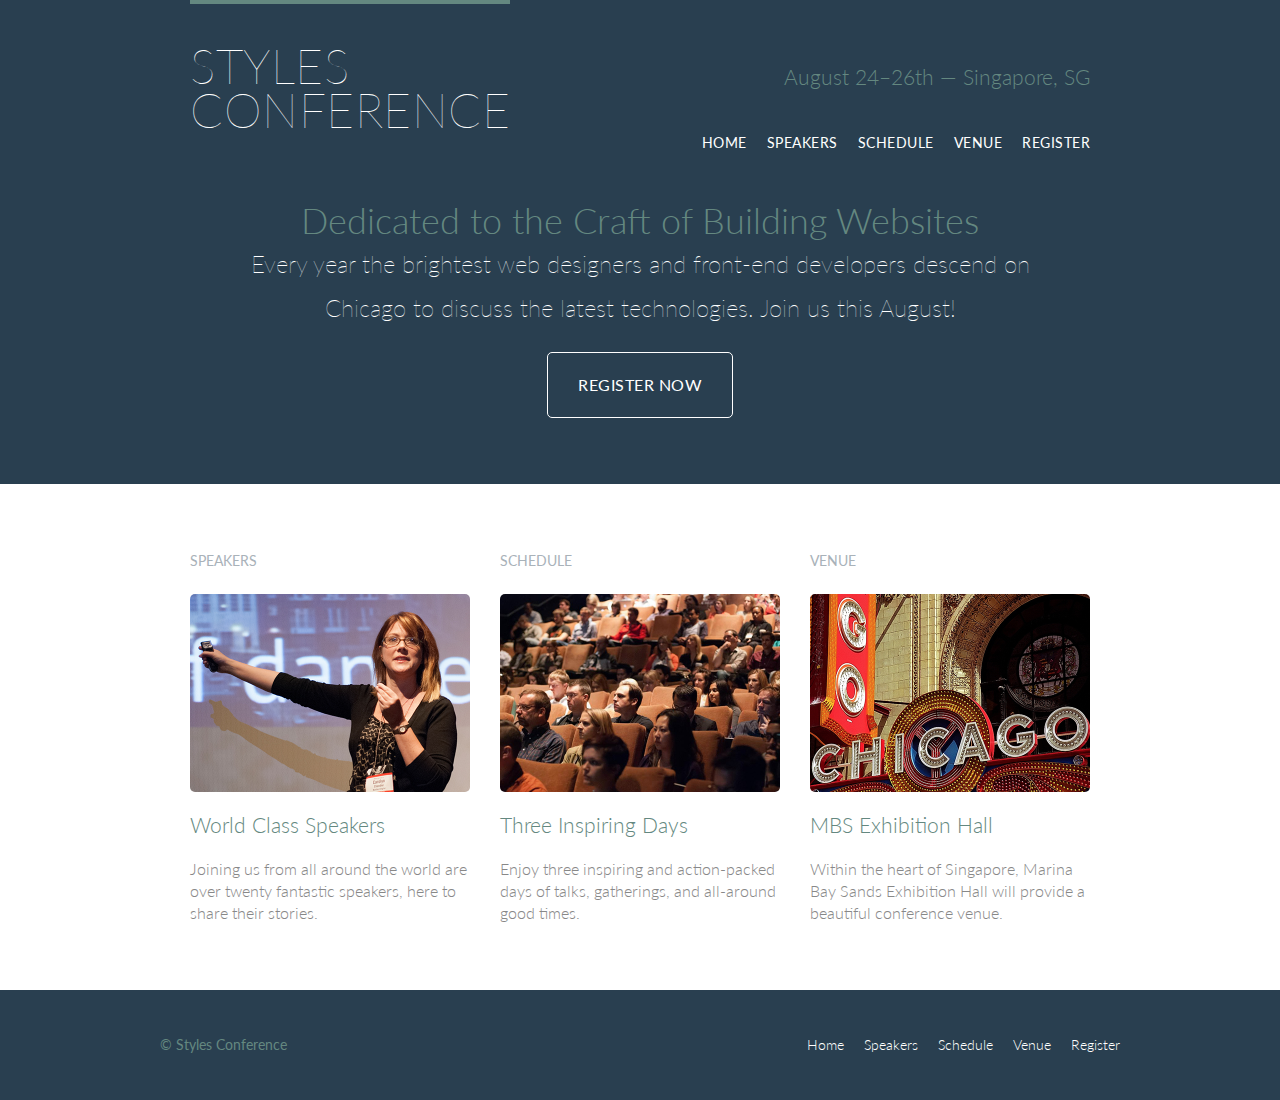
<file: index.html>
<!DOCTYPE html>
<html lang="en">
  <head>
    <meta charset="utf-8">
    <meta name="viewport" content="width=device-width, initial-scale=1">
    <title>Styles Conference</title>
    <link href="css/main.css" rel="stylesheet">
    <link href="css/responsive.css" media="screen and (max-width: 640px)" rel="stylesheet">
    <link rel="stylesheet"
  href="http://fonts.googleapis.com/css?family=Lato:100,300,400">
  </head>
  <body>
    <header class="primary-header container group">
      <h1 class="logo"><a href="index.html">Styles <br> Conference</a></h1>
      <h3 class="tagline">August 24&ndash;26th &mdash; Singapore, SG</h3>

      <nav class="nav primary-nav">
        <ul>
          <li><a href="index.html">Home</a></li><!--
          --><li><a href="speakers.html">Speakers</a></li><!--
          --><li><a href="schedule.html">Schedule</a></li><!--
          --><li><a href="venue.html">Venue</a></li><!--
          --><li><a href="register.html">Register</a></li>
        </ul>
      </nav>
    </header>
    <section class="hero container">
      <h2>Dedicated to the Craft of Building Websites</h2>
      <p>Every year the brightest web designers and front-end developers
        descend on Chicago to discuss the latest technologies.
        Join us this August!</p>

        <a href="register.html" class="btn btn-alt">Register Now</a>
    </section>

    <section class="row">
      <div class="grid">
        <!-- speakers -->
        <section class="teaser col-1-3">
          <h5>Speakers</h5>
          <a href="speakers.html">
            <img src="images/home/speakers.jpg" alt="World Class Speakers">
            <h3>World Class Speakers</h3>
          </a>
          <p>Joining us from all around the world are over twenty fantastic
            speakers, here to share their stories.</p>
        </section><!--
          schedule
        --><section class="teaser col-1-3">
          <h5>Schedule</h5>
          <a href="schedule.html">
            <img src="images/home/schedule.jpg" alt="Three Inspiring Days">
            <h3>Three Inspiring Days</h3>
          </a>
          <p>Enjoy three inspiring and action-packed days of talks, gatherings,
            and all-around good times.</p>
        </section><!--
          venue
        --><section class="teaser col-1-3">
          <h5>Venue</h5>
          <a href="venue.html">
            <img src="images/home/venue.jpg" alt="Venue">
            <h3>MBS Exhibition Hall</h3>
          </a>
          <p>Within the heart of Singapore, Marina Bay Sands Exhibition Hall will
            provide a beautiful conference venue.</p>
        </section>
      </div>
    </section>

    <footer class="primary-footer container group">
      <small>&copy; Styles Conference</small>

      <nav class="nav">
        <ul>
          <li><a href="index.html">Home</a></li><!--
          --><li><a href="speakers.html">Speakers</a></li><!--
          --><li><a href="schedule.html">Schedule</a></li><!--
          --><li><a href="venue.html">Venue</a></li><!--
          --><li><a href="register.html">Register</a></li>
        </ul>
      </nav>
    </footer>
  </body>
</html>
</file>
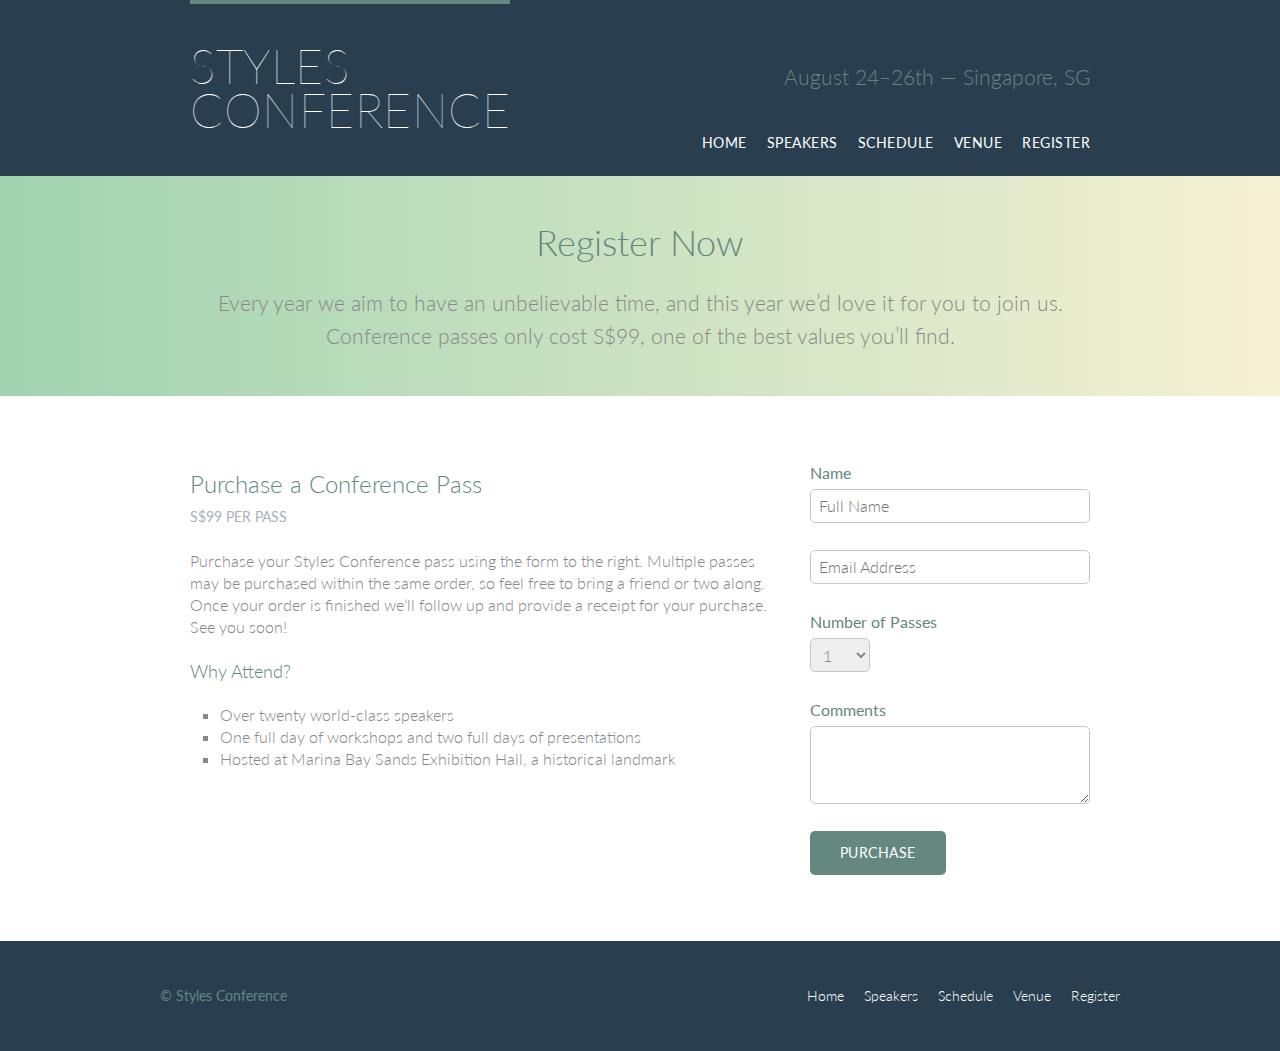
<file: register.html>
<!DOCTYPE html>
<html lang="en">
  <head>
    <meta charset="utf-8">
    <title>Styles Conference</title>
    <link href="css/main.css" rel="stylesheet">
    <link rel="stylesheet"
  href="http://fonts.googleapis.com/css?family=Lato:100,300,400">
  </head>
  <body>
    <header class="primary-header container group">
      <h1 class="logo"><a href="index.html">Styles <br> Conference</a></h1>
      <h3 class="tagline">August 24&ndash;26th &mdash; Singapore, SG</h3>

      <nav class="nav primary-nav">
        <ul>
          <li><a href="index.html">Home</a></li><!--
          --><li><a href="speakers.html">Speakers</a></li><!--
          --><li><a href="schedule.html">Schedule</a></li><!--
          --><li><a href="venue.html">Venue</a></li><!--
          --><li><a href="register.html">Register</a></li>
        </ul>
      </nav>
    </header>
    <section class="row-alt">
      <div class="lead container">
        <h1>
          Register Now
        </h1>
        <p>Every year we aim to have an unbelievable time, and this year
          we’d love it for you to join us. Conference passes only cost S$99,
          one of the best values you’ll find.</p>
      </div>
    </section>
    <section class="row">
      <div class="grid">
        <section class="col-2-3">
          <h2>Purchase a Conference Pass</h2>
          <h5>S$99 per pass</h5>

          <p>Purchase your Styles Conference pass using the form to the right. Multiple passes may be purchased
            within the same order, so feel free to bring a friend or two along. Once your order is finished we&#8217;ll
            follow up and provide a receipt for your purchase. See you soon!</p>

          <h4>Why Attend?</h4>

          <ul class="why-attend">
            <li>Over twenty world-class speakers</li>
            <li>One full day of workshops and two full days of presentations</li>
            <li>Hosted at Marina Bay Sands Exhibition Hall, a historical landmark</li>
          </ul>
        </section><!--
        --><form class="col-1-3" action="#" method="post">
          <fieldset class="register-group">
            <label>
              Name
              <input type="text" name="name" placeholder="Full Name" required>
            </label>
            <label>
              <input type="email" name="email" placeholder="Email Address" required>
            </label>
            <label>
              Number of Passes
              <select name="quantity" required>
                <option value="1" selected>1</option>
                <option value="2">2</option>
                <option value="3">3</option>
                <option value="4">4</option>
                <option value="5">5</option>
              </select>
            </label>
            <label>
              Comments
              <textarea name="comments"></textarea>
            </label>
          </fieldset>
          <input class="btn btn-default" type="submit" name="subimt" value="Purchase">
        </form>
      </div>
    </section>
    <footer class="primary-footer container group">
      <small>&copy; Styles Conference</small>

      <nav class="nav">
        <ul>
          <li><a href="index.html">Home</a></li><!--
          --><li><a href="speakers.html">Speakers</a></li><!--
          --><li><a href="schedule.html">Schedule</a></li><!--
          --><li><a href="venue.html">Venue</a></li><!--
          --><li><a href="register.html">Register</a></li>
        </ul>
      </nav>
    </footer>
  </body>
</html>
</file>
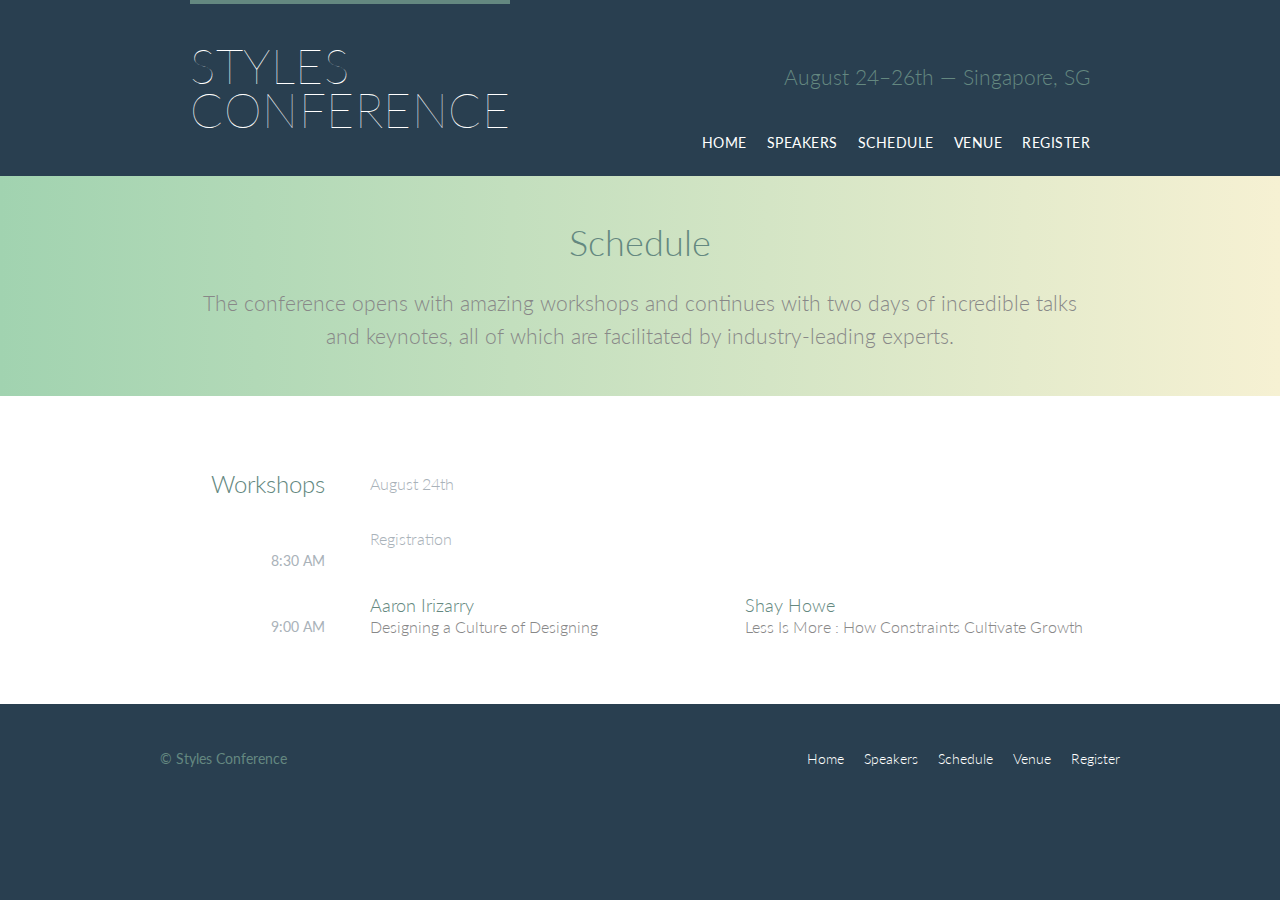
<file: schedule.html>
<!DOCTYPE html>
<html lang="en">
  <head>
    <meta charset="utf-8">
    <title>Styles Conference</title>
    <link href="css/main.css" rel="stylesheet">
    <link rel="stylesheet"
  href="http://fonts.googleapis.com/css?family=Lato:100,300,400">
  </head>
  <body>
    <header class="primary-header container group">
      <h1 class="logo"><a href="index.html">Styles <br> Conference</a></h1>
      <h3 class="tagline">August 24&ndash;26th &mdash; Singapore, SG</h3>

      <nav class="nav primary-nav">
        <ul>
          <li><a href="index.html">Home</a></li><!--
          --><li><a href="speakers.html">Speakers</a></li><!--
          --><li><a href="schedule.html">Schedule</a></li><!--
          --><li><a href="venue.html">Venue</a></li><!--
          --><li><a href="register.html">Register</a></li>
        </ul>
      </nav>
    </header>
    <section class="row-alt">
      <div class="lead container">
        <h1>
          Schedule
        </h1>
        <p>The conference opens with amazing workshops and continues with two
          days of incredible talks and keynotes, all of which are facilitated
          by industry-leading experts.</p>
      </div>
    </section>

    <section class="row">
      <div class="container">
        <table>
          <thead>
            <tr>
              <th scope="row">Workshops</th>
              <td class="schedule-offset" colspan="2">August 24th</td>
            </tr>
          </thead>
          <tbody>
            <tr>
              <th scope="row"><time datetime="08:30:00">8:30 AM</time></th>
              <td class="schedule-offset" colspan="2">Registration</td>
            </tr>
            <tr>
              <th scope="row">
                <time datetime="09:00:00">9:00 AM</time>
              </th>
              <td>
                <a href="speakers.html#aaron-irizarry">
                  <h4>Aaron Irizarry</h4>
                  Designing a Culture of Designing
                </a>
              </td>
              <td>
                <a href="speakers.html#shay-howe">
                  <h4>Shay Howe</h4>
                  Less Is More : How Constraints Cultivate Growth
                </a>
            </tr>
          </tbody>
        </table>
      </div>
    </section>
    <footer class="primary-footer container group">
      <small>&copy; Styles Conference</small>

      <nav class="nav">
        <ul>
          <li><a href="index.html">Home</a></li><!--
          --><li><a href="speakers.html">Speakers</a></li><!--
          --><li><a href="schedule.html">Schedule</a></li><!--
          --><li><a href="venue.html">Venue</a></li><!--
          --><li><a href="register.html">Register</a></li>
        </ul>
      </nav>
    </footer>
  </body>
</html>
</file>
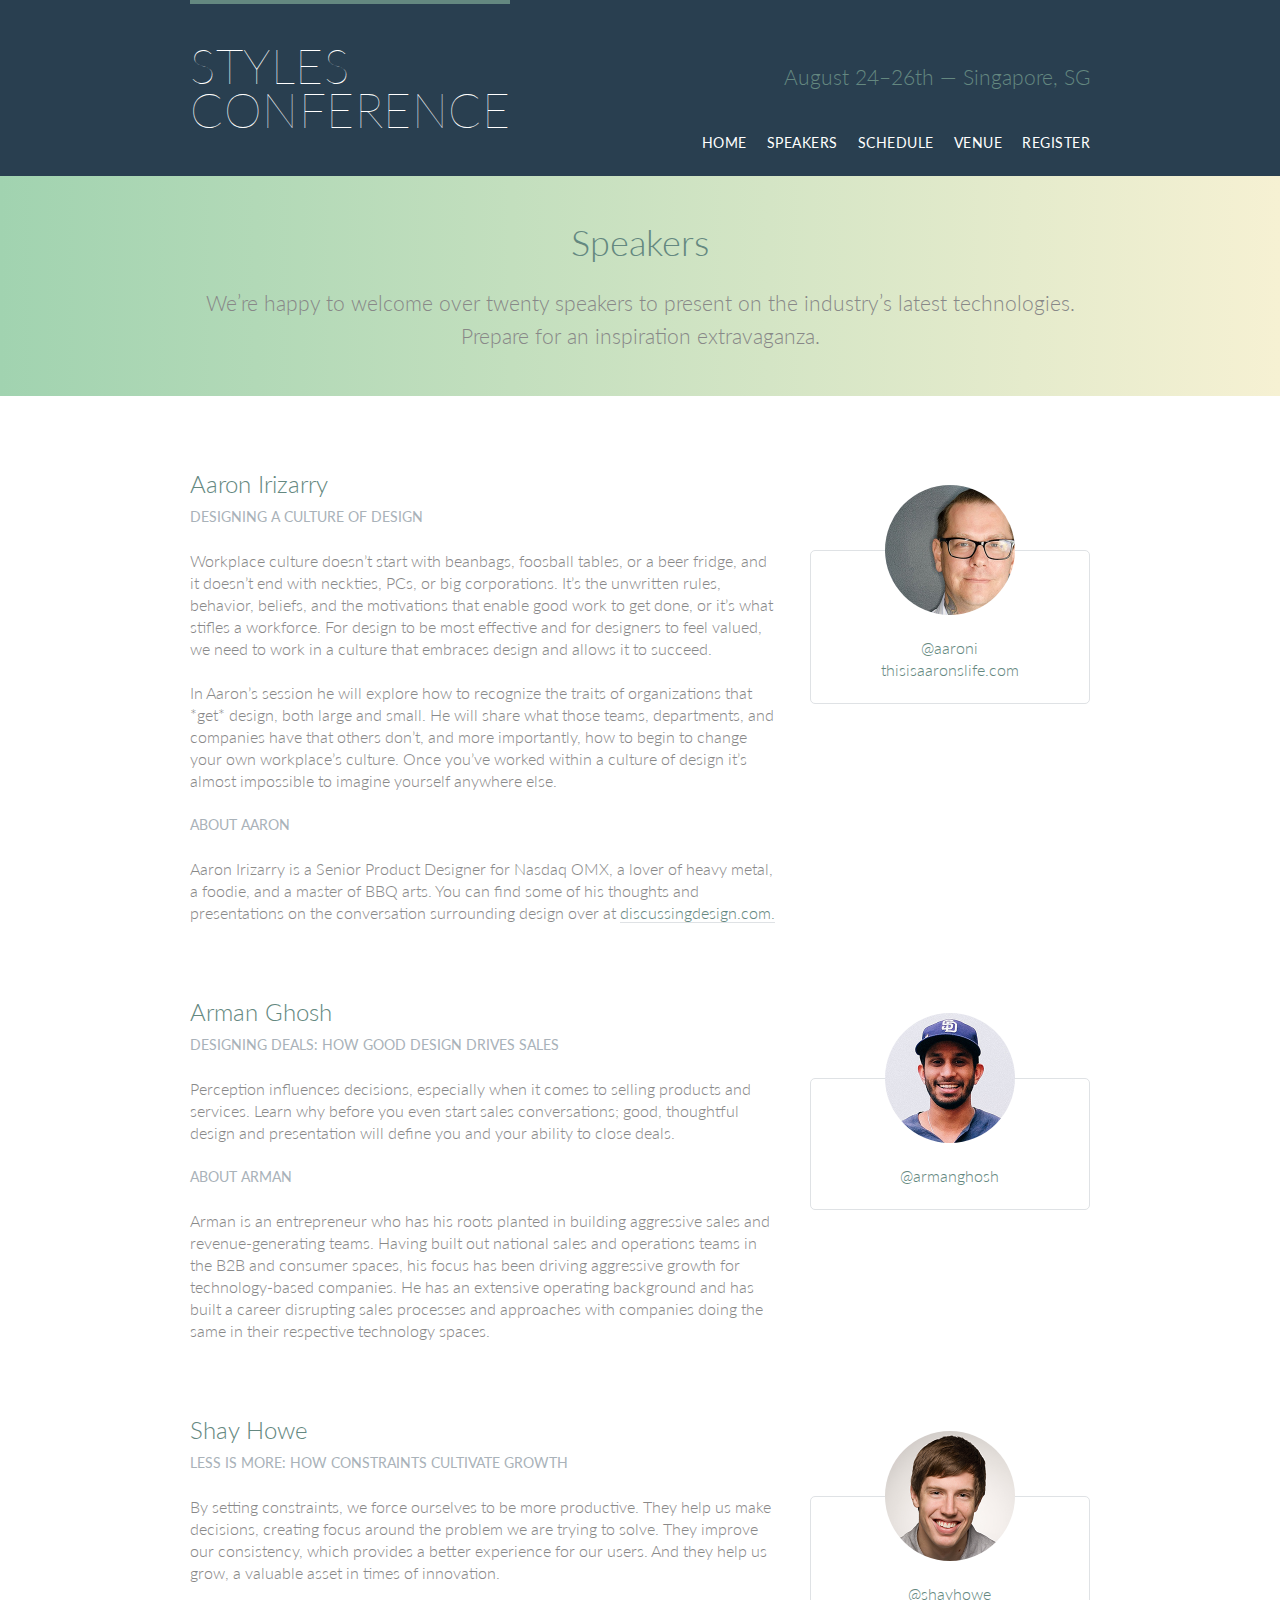
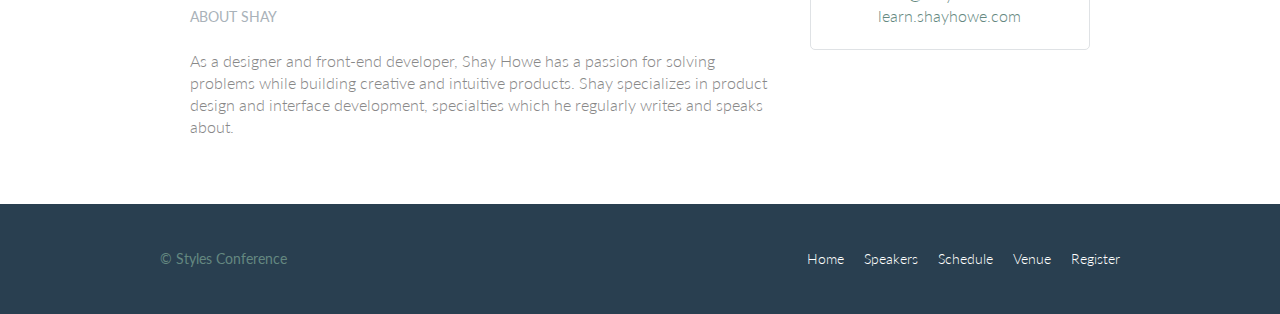
<file: speakers.html>
<!DOCTYPE html>
<html lang="en">
  <head>
    <meta charset="utf-8">
    <meta name="viewport" content="width=device-width, initial-scale=1">
    <title>Styles Conference</title>
    <link href="css/main.css" rel="stylesheet">
    <link rel="stylesheet"
  href="http://fonts.googleapis.com/css?family=Lato:100,300,400">
  </head>
  <body>
    <header class="primary-header container group">
      <h1 class="logo"><a href="index.html">Styles <br> Conference</a></h1>
      <h3 class="tagline">August 24&ndash;26th &mdash; Singapore, SG</h3>

      <nav class="nav primary-nav">
        <ul>
          <li><a href="index.html">Home</a></li><!--
          --><li><a href="speakers.html">Speakers</a></li><!--
          --><li><a href="schedule.html">Schedule</a></li><!--
          --><li><a href="venue.html">Venue</a></li><!--
          --><li><a href="register.html">Register</a></li>
        </ul>
      </nav>
    </header>
    <section class="row-alt">
      <div class="lead container">
        <h1>
          Speakers
        </h1>
        <p>We&#8217;re happy to welcome over twenty speakers to present on the
          industry&#8217;s latest technologies. Prepare for an inspiration
          extravaganza.</p>
      </div>
    </section>
      <section class="row">
        <div class="grid">
            <section class="speaker" id="aaron-irizarry">
              <div class="col-2-3">
                <h2>Aaron Irizarry</h2>

                <h5>DESIGNING A CULTURE OF DESIGN</h5>

                <p>Workplace culture doesn’t start with beanbags, foosball tables, or a beer fridge, and it doesn’t end
                  with neckties, PCs, or big corporations. It’s the unwritten rules, behavior, beliefs, and the motivations
                  that enable good work to get done, or it’s what stifles a workforce. For design to be most effective and
                  for designers to feel valued, we need to work in a culture that embraces design and allows it to succeed.
                </p>

                <p>In Aaron’s session he will explore how to recognize the traits of organizations that *get* design, both large
                  and small. He will share what those teams, departments, and companies have that others don’t, and more
                  importantly, how to begin to change your own workplace’s culture. Once you’ve worked within a culture of design
                  it’s almost impossible to imagine yourself anywhere else.</p>

                  <h5>About Aaron</h5>

                  <p>Aaron Irizarry is a Senior Product Designer for Nasdaq OMX, a lover of heavy metal, a foodie, and a
                    master of BBQ arts. You can find some of his thoughts and presentations on the conversation surrounding
                    design over at <a href="#">discussingdesign.com.</a></p>
              </div><!--
              --><aside class="col-1-3">
                <div class="speaker-info">
                  <img src="images/speakers/aaron-irizarry.jpg" alt="Aaron Irizarry">
                  <ul>
                    <li><a href="https://twitter.com/aaroni">@aaroni</a></li>
                    <li><a href="http://thisisaaronslife.com/">thisisaaronslife.com</a></li>
                  </ul>
                </div>
              </aside>
            </section>
            <section class="speaker" id="arman-ghosh">
              <div class="col-2-3">
                <h2>Arman Ghosh</h2>

                <h5>DESIGNING DEALS: HOW GOOD DESIGN DRIVES SALES</h5>

                <p>Perception influences decisions, especially when it comes to selling products and services. Learn why
                  before you even start sales conversations; good, thoughtful design and presentation will define you and
                  your ability to close deals.
                </p>

                  <h5>About Arman</h5>

                <p>Arman is an entrepreneur who has his roots planted in building aggressive sales and revenue-generating
                  teams. Having built out national sales and operations teams in the B2B and consumer spaces, his focus has
                  been driving aggressive growth for technology-based companies. He has an extensive operating background and
                  has built a career disrupting sales processes and approaches with companies doing the same in their respective
                  technology spaces.</p>
              </div><!--
              --><aside class="col-1-3">
                <div class="speaker-info">
                  <img src="images/speakers/arman-ghosh.jpg" alt="Arman Ghosh">
                  <ul>
                    <li><a href="https://twitter.com/armanghosh">@armanghosh</a></li>
                  </ul>
                </div>
              </aside>
            </section>
            <section id="shay-howe">
              <div class="col-2-3">
                <h2>Shay Howe</h2>

                <h5>LESS IS MORE: HOW CONSTRAINTS CULTIVATE GROWTH</h5>

                <p>By setting constraints, we force ourselves to be more productive. They help us make decisions, creating
                  focus around the problem we are trying to solve. They improve our consistency, which provides a better
                  experience for our users. And they help us grow, a valuable asset in times of innovation.
                </p>

                  <h5>About Shay</h5>

                <p>As a designer and front-end developer, Shay Howe has a passion for solving problems while building
                  creative and intuitive products. Shay specializes in product design and interface development,
                  specialties which he regularly writes and speaks about.</p>
              </div><!--
              --><aside class="col-1-3">
                <div class="speaker-info">
                  <img src="images/speakers/shay-howe.jpg" alt="Shay Howe">
                  <ul>
                    <li><a href="https://twitter.com/shayhowe">@shayhowe</a></li>
                    <li><a href="http://learn.shayhowe.com/">learn.shayhowe.com</a></li>
                  </ul>
                </div>
              </aside>
            </section>

        </div>
      </section>
    <footer class="primary-footer container group">
      <small>&copy; Styles Conference</small>

      <nav class="nav">
        <ul>
          <li><a href="index.html">Home</a></li><!--
          --><li><a href="speakers.html">Speakers</a></li><!--
          --><li><a href="schedule.html">Schedule</a></li><!--
          --><li><a href="venue.html">Venue</a></li><!--
          --><li><a href="register.html">Register</a></li>
        </ul>
      </nav>
    </footer>
  </body>
</html>
</file>
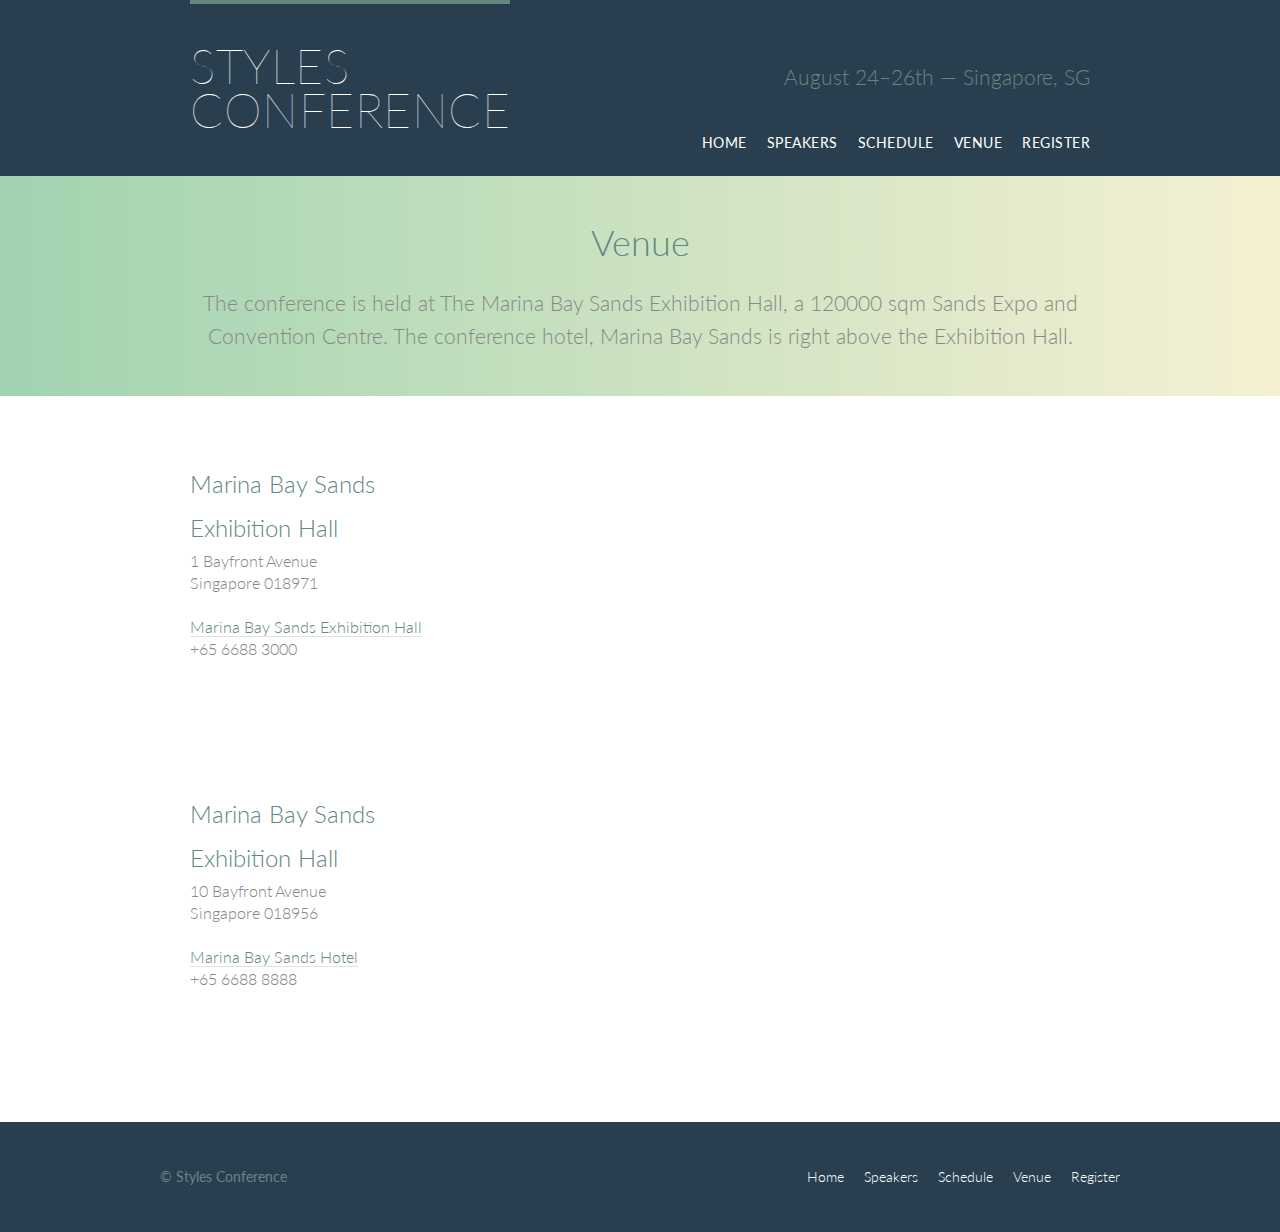
<file: venue.html>
<!DOCTYPE html>
<html lang="en">
  <head>
    <meta charset="utf-8">
    <title>Styles Conference</title>
    <link href="css/main.css" rel="stylesheet">
    <link rel="stylesheet"
  href="http://fonts.googleapis.com/css?family=Lato:100,300,400">
  </head>
  <body>
    <header class="primary-header container group">
      <h1 class="logo"><a href="index.html">Styles <br>Conference</a></h1>
      <h3 class="tagline">August 24&ndash;26th &mdash; Singapore, SG</h3>

      <nav class="nav primary-nav">
        <ul>
          <li><a href="index.html">Home</a></li><!--
          --><li><a href="speakers.html">Speakers</a></li><!--
          --><li><a href="schedule.html">Schedule</a></li><!--
          --><li><a href="venue.html">Venue</a></li><!--
          --><li><a href="register.html">Register</a></li>
        </ul>
      </nav>
    </header>
    <section class="row-alt">
      <div class="lead container">
        <h1>
          Venue
        </h1>
        <p>The conference is held at The Marina Bay Sands Exhibition Hall,
          a 120000 sqm Sands Expo and Convention Centre. The conference hotel,
          Marina Bay Sands is right above the Exhibition Hall.</p>
      </div>
    </section>
    <section class="row">
      <div class="grid">

        <section class="venue-hall">
          <div class="col-1-3">
            <h2>Marina Bay Sands Exhibition Hall</h2>
            <p>1 Bayfront Avenue <br>Singapore 018971</p>
            <p><a href="http://www.marinabaysands.com/expo-events-and-convention-centre.html#yjuAdOAMSgz2t9ql.97">Marina Bay Sands Exhibition Hall</a><br>+65 6688 3000</p>
          </div><!--
          --><iframe class="venue-map col-2-3" src="https://www.google.com/maps/embed?pb=!1m18!1m12!1m3!1d3988.8183371667133!2d103.85728291414816!3d1.2828222621459706!2m3!1f0!2f0!3f0!3m2!1i1024!2i768!4f13.1!3m3!1m2!1s0x31da1905a913542d%3A0x81a3ad206e972c35!2sSands+Expo+and+Convention+Centre!5e0!3m2!1sen!2ssg!4v1472132573821">

          </iframe>
        </section>

        <section class="venue-hotel">
          <div class="col-1-3">
            <h2>Marina Bay Sands Exhibition Hall</h2>
            <p>10 Bayfront Avenue <br>Singapore 018956</p>
            <p><a href="http://www.marinabaysands.com/hotel.html">Marina Bay Sands Hotel</a> <br>+65 6688 8888</p>
          </div><!--
          --><iframe class="venue-map col-2-3" src="https://www.google.com/maps/embed?pb=!1m18!1m12!1m3!1d3988.8177194070067!2d103.85811841414822!3d1.283218462144848!2m3!1f0!2f0!3f0!3m2!1i1024!2i768!4f13.1!3m3!1m2!1s0x31da19042950679d%3A0x7e9eb96cc0e8d6f2!2sMarina+Bay+Sands!5e0!3m2!1sen!2ssg!4v1472132409612">

          </iframe>
        </section>

      </div>
    </section>
    <footer class="primary-footer container group">
      <small>&copy; Styles Conference</small>

      <nav class="nav">
        <ul>
          <li><a href="index.html">Home</a></li><!--
          --><li><a href="speakers.html">Speakers</a></li><!--
          --><li><a href="schedule.html">Schedule</a></li><!--
          --><li><a href="venue.html">Venue</a></li><!--
          --><li><a href="register.html">Register</a></li>
        </ul>
      </nav>
    </footer>
  </body>
</html>
</file>
<file: css/responsive.css>
/*
  ======================================
  GRID
  ======================================
*/

.col-1-3,
.col-2-3 {
  width: 100%;
  display: block;
  vertical-align: top;
  text-align: center;
}

/*
  ======================================
  TEASER
  ======================================
*/

.teaser {
  margin-bottom: 60px;
}

.teaser img {
  margin: 0 auto;
  margin-bottom: 22px;
}

.teaser p {
  font-size: 36px;
  line-height: 54px;
}

/*
  ========================================
  Custom styles
  ========================================
*/

h3 {
  font-size: 40px;
}

h5 {
  font-size: 32px;
}

/*
  ========================================
  Home
  ========================================
*/

.hero {
  /*width: 100%;*/
  padding: 66px 0 44px 0;
}

/*
  ========================================
  Primary header
  ========================================
*/
header.container {
  max-width: 100%;
}

header h1,
header h3 {
  display: inline;
}

.logo {
  float: none;
}
</file>
<file: css/main.css>
/* http://meyerweb.com/eric/tools/css/reset/ 2. v2.0 | 20110126
  License: none (public domain)
*/

html, body, div, span, applet, object, iframe,
h1, h2, h3, h4, h5, h6, p, blockquote, pre,
a, abbr, acronym, address, big, cite, code,
del, dfn, em, img, ins, kbd, q, s, samp,
small, strike, strong, sub, sup, tt, var,
b, u, i, center,
dl, dt, dd, ol, ul, li,
fieldset, form, label, legend,
table, caption, tbody, tfoot, thead, tr, th, td,
article, aside, canvas, details, embed,
figure, figcaption, footer, header, hgroup,
menu, nav, output, ruby, section, summary,
time, mark, audio, video {
  margin: 0;
  padding: 0;
  border: 0;
  font-size: 100%;
  font: inherit;
  vertical-align: baseline;
}
/* HTML5 display-role reset for older browsers */
article, aside, details, figcaption, figure,
footer, header, hgroup, menu, nav, section {
  display: block;
}
body {
  line-height: 1;
}
ol, ul {
  list-style: none;
}
blockquote, q {
  quotes: none;
}
blockquote:before, blockquote:after,
q:before, q:after {
  content: '';
  content: none;
}
table {
  border-collapse: collapse;
  border-spacing: 0;
}

/*
  ======================================
  GRID
  ======================================
*/

*,
*:before,
*:after {
  -webkit-box-sizing: border-box;
  -moz-box-sizing: border-box;
  box-sizing: border-box;
}

.grid,
.container {
  max-width: 960px;
  margin: 0 auto;
}

.container {
  padding: 0 30px;
}

.col-1-3 {
  width: 33.33%;
}

.col-2-3 {
  width: 66.66%;
}

.col-1-3,
.col-2-3 {
  display: inline-block;
  vertical-align: top;
}

.grid,
.col-1-3,
.col-2-3 {
  padding: 0 15px;
}

/*
  ========================================
  Typography
  ========================================
*/

h1, h3, h4, h5, p {
  margin-bottom: 22px;
}

/*
  ========================================
  Leads
  ========================================
*/

.lead {
  text-align: center;
}

.lead p {
  font-size: 21px;
  line-height: 33px;
}

/*
  ========================================
  Buttons
  ========================================
*/

.btn {
  border-radius: 5px;
  color: #fff;
  cursor: pointer;
  display: inline-block;
  font-weight: 400;
  letter-spacing: .5px;
  margin: 0;
  text-transform: uppercase;
}

.btn-alt {
  border: 1px solid #fff;
  padding: 10px 30px;
}

.btn-alt:hover {
  background: #fff;
  color: #648880;
}

.btn-default {
  border: 0;
  background: #648880;
  padding: 11px 30px;
  font-size: 14px;
}

.btn-default:hover {
  background: #77a198;
}

/*
  ========================================
  Home
  ========================================
*/

.hero {
  color: #fff;
  line-height: 44px;
  padding: 22px 80px 66px 80px;
  text-align: center;
}

.hero h2 {
  font-size: 36px;
}

.hero p {
  font-size: 24px;
  font-weight: 100;
}

/*
  ========================================
  Rows
  ========================================
*/

.row {
  background: #fff;
  padding: 66px 0 44px 0;
}

.row,
.row-alt {
  min-width: 960px;
}

.row-alt {
  background: #cbe2c1;
  background: -webkit-linear-gradient(to right, #a1d3b0, #f6f1d3);
  background: -moz-linear-gradient(to right, #a1d3b0, #f6f1d3);
  background: linear-gradient(to right, #a1d3b0, #f6f1d3);
  padding: 44px 0 22px 0;
}

/*
  ========================================
  Clearfix
  ========================================
*/

.group:before,
.group:after {
  content: '';
  display: table;
}

.group:after {
  clear: both;
}

.group {
  clear: both;
  *zoom: 1;
}

/*
  ========================================
  Primary header
  ========================================
*/

.logo {
  border-top: 4px solid #648880;
  padding: 40px 0 22px 0;
  font-size: 48px;
  line-height: 44px;
  float: left;
  font-weight: 100;
  text-transform: uppercase;
  letter-spacing: .5px;
}

.tagline {
  padding: 66px 0 22px 0;
  text-align: right;
}

.primary-nav {
  font-size: 14px;
  font-weight: 400;
  letter-spacing: .5px;
  text-transform: uppercase;
}

/*
  ========================================
  Primary footer
  ========================================
*/

.primary-footer small {
  float: left;
  font-weight: 400;
}

.primary-footer {
  color: #648880;
  font-size: 14px;
  padding: 44px 0;
}

.primary-header a,
.primary-footer a {
  color: #fff;
}

.primary-header a:hover,
.primary-footer a:hover {
  color: #648880;
}

/*
  ========================================
  Navigation
  ========================================
*/

.nav {
  text-align: right;
}

.nav li {
  display: inline-block;
  margin: 0 10px;
  vertical-align: top;
}

.nav li:last-child {
  margin-right: 0;
}

/*
  ========================================
  Custom styles
  ========================================
*/

body {
  background: #293f50;
  color: #888;
  font: 300 16px/22px 'Lato', 'Open Sans', "Helvetica Neue", Helvetica, Arial, sans-serif;
}

h1,h2,h3,h4 {
  color: #648880;
}

h1 {
  font-size: 36px;
  line-height: 44px;
}

h2 {
  font-size: 24px;
  line-height: 44px;
}

h3 {
  font-size: 21px;
}

h4 {
  font-size: 18px;
}

h5 {
  color: #a9b2b9;
  font-size: 14px;
  font-weight: 400;
  text-transform: uppercase;
}

strong {
  font-weight: 400;
}

cite, em {
  font-style: italic;
}

/*
  ========================================
  Links
  ========================================
*/

a:hover {
  color: #a9b2b9;
}

a {
  color: #648880;
  text-decoration: none;
}

p a {
  border-bottom: 1px solid #dfe2e5;
}

.teaser a:hover h3 {
  color: #a9b2b9;
}

.teaser img {
  display: block;
  max-width: 100%;
  margin-bottom: 22px;
  border-radius: 5px;
}

/*
  ========================================
  Speakers
  ========================================
*/

.speaker-info {
  border: 1px solid #dfe2e5;
  border-radius: 5px;
  margin-top: 88px;
  padding-bottom: 22px;
  text-align: center;
}

.speaker {
  margin-bottom: 44px;
}

.speaker-info img {
  border-radius: 50%;
  height: 130px;
  vertical-align: top;
  margin: -66px 0 22px 0;
}

/*
  ========================================
  Venue
  ========================================
*/

.venue-hall {
  margin-bottom: 66px;
}

.venue-hotel {
  margin-bottom: 22px;
}

.venue-map {
  height: 264px;
}

/*
  ========================================
  Register
  ========================================
*/

.why-attend {
  list-style: square;
  margin: 0 0 22px 30px;
}

form {
  margin-bottom: 22px;
}

input,
select,
textarea {
  font: 300 16px/22px "Lato", "Open Sans", "Helvetica Neue", Helvetica, Arial, sans-serif;
}

.register-group {
  color: #648880;
  cursor: pointer;
  font-weight: 400;
}

.register-group input,
.register-group select,
.register-group textarea {
  border: 1px solid #c6c9cc;
  border-radius: 5px;
  color: #888;
  display: block;
  margin: 5px 0 27px 0;
  padding: 5px 8px;
}

.register-group input,
.register-group textarea {
  width: 100%;
}

.register-group select {
  height: 34px;
  width: 60px;
}

.register-group textarea {
  height: 78px;
}

/*
  ========================================
  Schedule
  ========================================
*/

table {
  width: 100%;
  margin-bottom: 44px;
}

table:last-child {
  margin-bottom: 0;
}

th,
td {
  padding-bottom: 22px;
  vertical-align: top;
}

th {
  padding-right: 45px;
  text-align: right;
  width: 20%;
}

td {
  width: 40%;
}

thead {
  line-height: 44px;
}

thead th {
  color: #648880;
  font-size: 24px;
}

tbody th {
  color: #a9b2b9;
  font-size: 14px;
  font-weight: 400;
  padding-top: 22px;
  text-transform: uppercase;
}

tboyd td {
  border: 1px solid #dfe2e5;
  padding-top: 21px;
}

tbody td:first-of-type {
  padding-right: 15px;
}

tbody td:last-of-type {
  padding-left: 15px;
}

tbody td:only-of-type {
  padding-left: 0;
  padding-right: 0;
}

table a {
  color: #888;
}

table h4 {
  margin-bottom: 0;
}

.schedule-offset {
  color: #a9b2b9;
}
</file>
